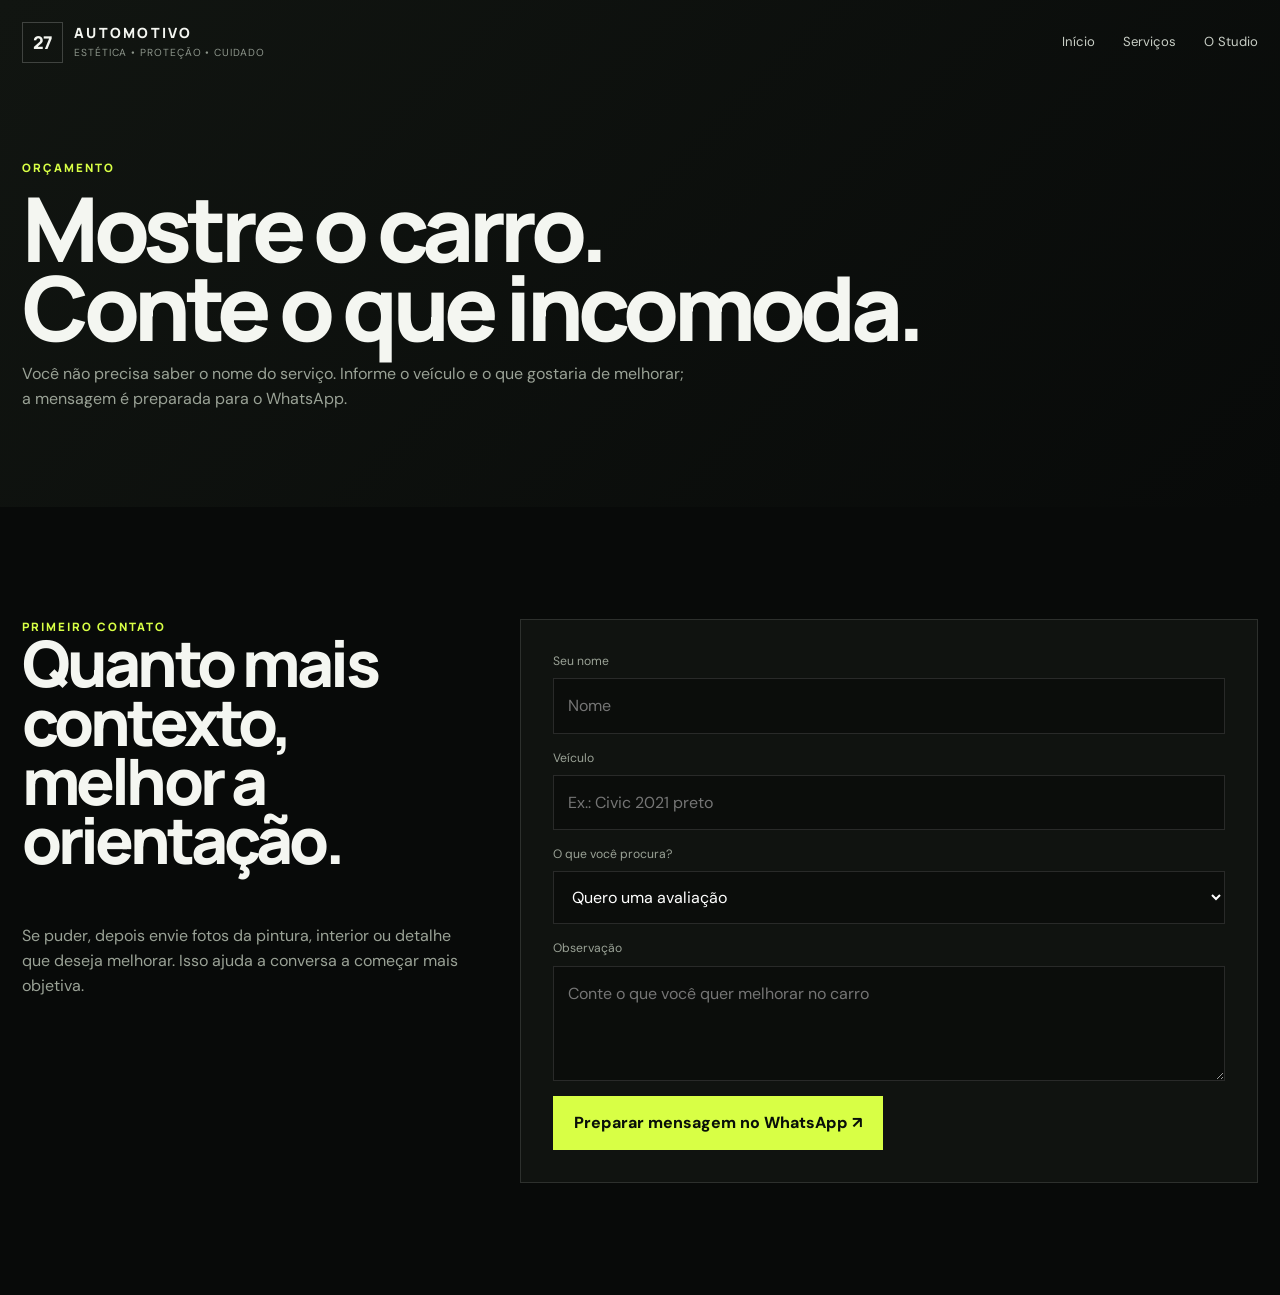
<file: agendar.html>
<!doctype html><html lang="pt-BR"><head><meta charset="utf-8"><meta name="viewport" content="width=device-width,initial-scale=1"><title>Agendar | 27 Automotivo</title><link rel="stylesheet" href="styles.css"></head><body><header class="header scrolled"><div class="shell header-inner"><a class="brand" href="index.html"><span class="brand-mark">27</span><span class="brand-copy"><strong>AUTOMOTIVO</strong><small>ESTÉTICA • PROTEÇÃO • CUIDADO</small></span></a><nav class="nav"><a href="index.html">Início</a><a href="servicos.html">Serviços</a><a href="studio.html">O Studio</a></nav><button class="menu">☰</button></div></header><main><section class="page-hero"><div class="shell"><div class="kicker">Orçamento</div><h1 class="display">Mostre o carro.<br>Conte o que incomoda.</h1><p>Você não precisa saber o nome do serviço. Informe o veículo e o que gostaria de melhorar; a mensagem é preparada para o WhatsApp.</p></div></section><section class="section"><div class="shell booking"><aside class="booking-aside"><div class="kicker">Primeiro contato</div><h2 class="display">Quanto mais contexto,<br>melhor a orientação.</h2><p>Se puder, depois envie fotos da pintura, interior ou detalhe que deseja melhorar. Isso ajuda a conversa a começar mais objetiva.</p></aside><form class="book-form" id="bookingForm"><div class="field"><label>Seu nome</label><input required name="nome" placeholder="Nome"></div><div class="field"><label>Veículo</label><input required name="veiculo" placeholder="Ex.: Civic 2021 preto"></div><div class="field"><label>O que você procura?</label><select name="servico"><option>Quero uma avaliação</option><option>Recuperar brilho / polimento</option><option>Proteger a pintura / vitrificação</option><option>Higienizar o interior</option><option>Lavagem detalhada</option><option>Não sei ainda</option></select></div><div class="field"><label>Observação</label><textarea name="obs" placeholder="Conte o que você quer melhorar no carro"></textarea></div><button class="button button-acid" type="submit">Preparar mensagem no WhatsApp ↗</button></form></div></section></main><script src="app.js"></script></body></html>
</file>
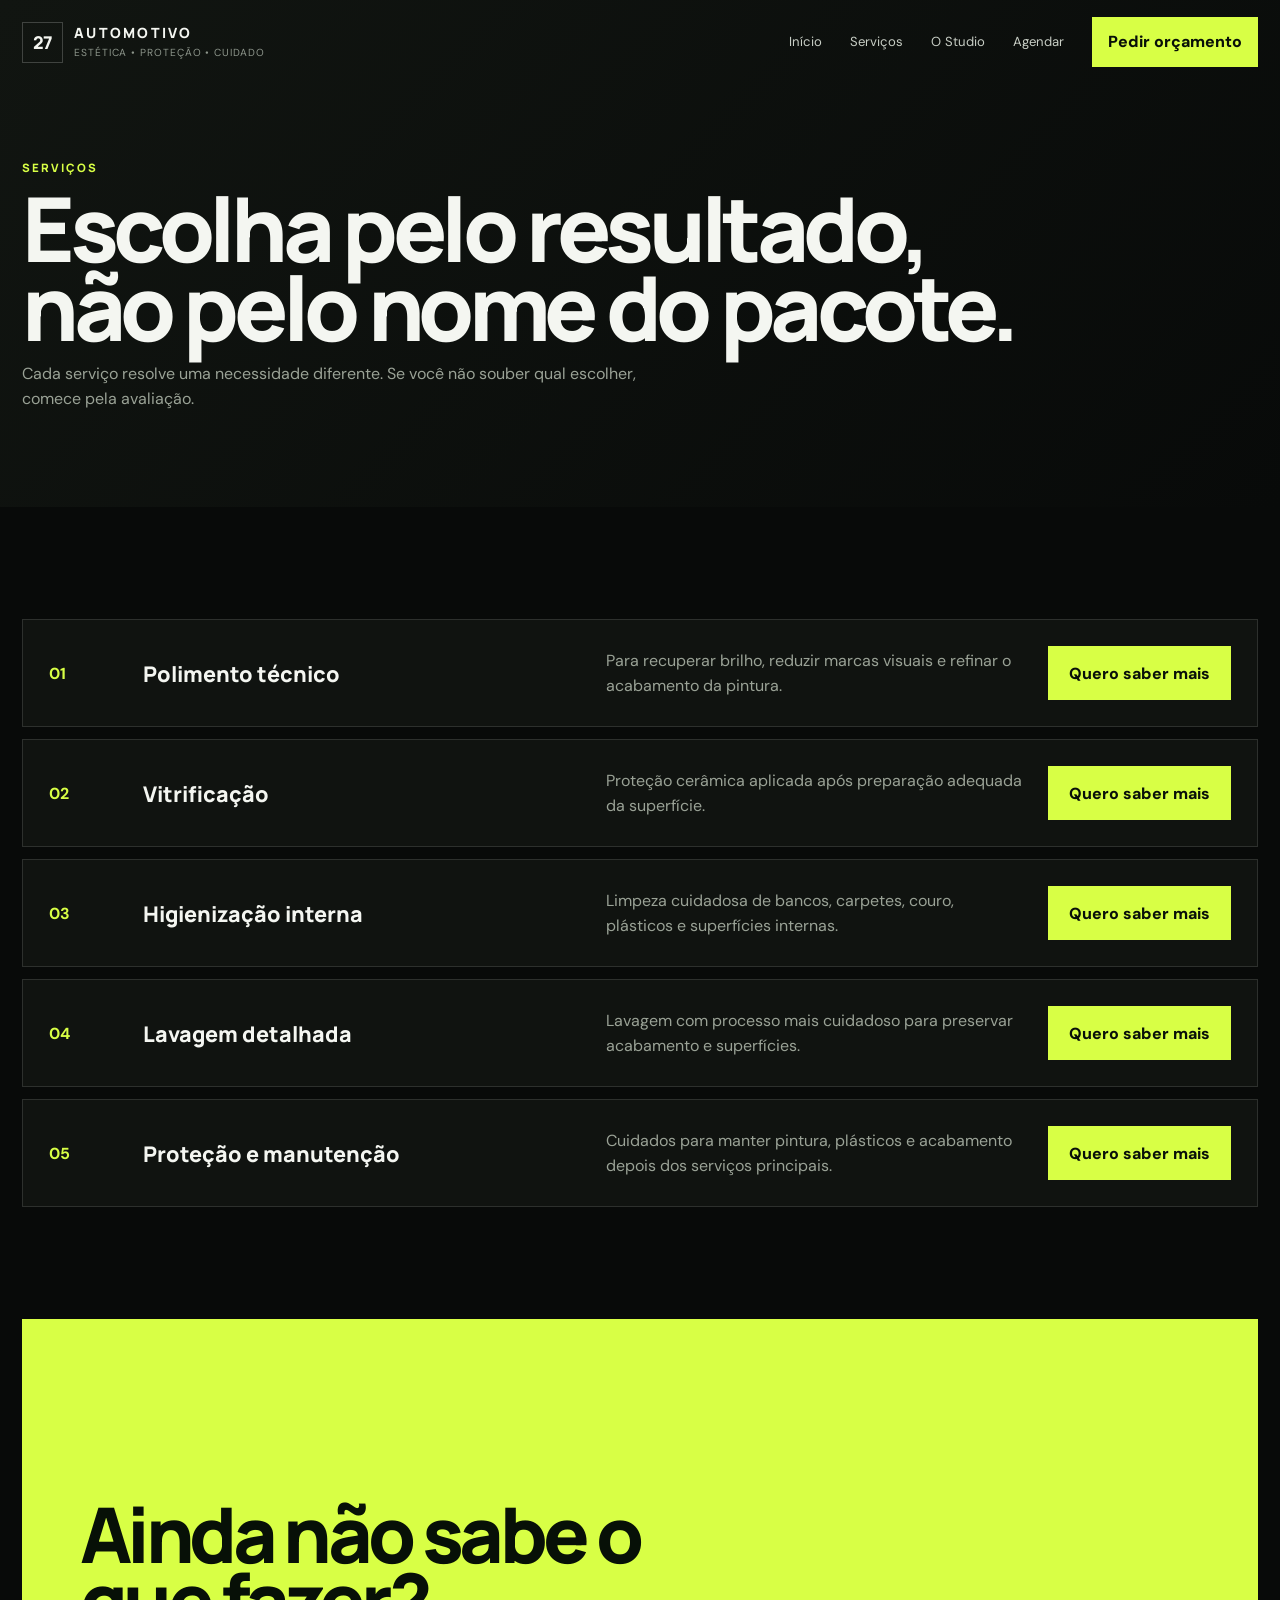
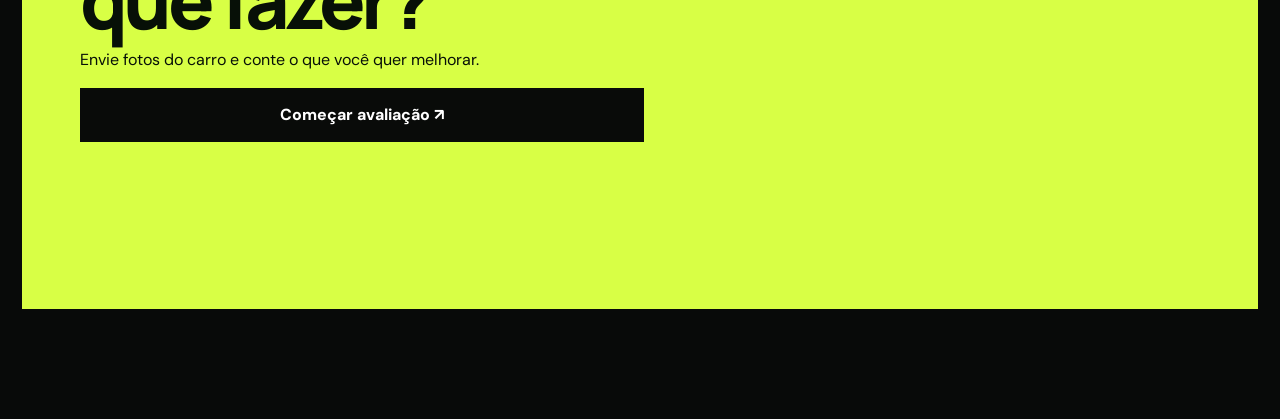
<file: servicos.html>
<!doctype html><html lang="pt-BR"><head><meta charset="utf-8"><meta name="viewport" content="width=device-width,initial-scale=1"><title>Serviços | 27 Automotivo</title><link rel="stylesheet" href="styles.css"></head><body><header class="header scrolled"><div class="shell header-inner"><a class="brand" href="index.html"><span class="brand-mark">27</span><span class="brand-copy"><strong>AUTOMOTIVO</strong><small>ESTÉTICA • PROTEÇÃO • CUIDADO</small></span></a><nav class="nav"><a href="index.html">Início</a><a href="servicos.html">Serviços</a><a href="studio.html">O Studio</a><a href="agendar.html">Agendar</a></nav><a class="header-cta" href="agendar.html">Pedir orçamento</a><button class="menu">☰</button></div></header><main><section class="page-hero"><div class="shell"><div class="kicker">Serviços</div><h1 class="display">Escolha pelo resultado,<br>não pelo nome do pacote.</h1><p>Cada serviço resolve uma necessidade diferente. Se você não souber qual escolher, comece pela avaliação.</p></div></section><section class="section"><div class="shell service-list"><article class="service-row reveal"><b>01</b><h3>Polimento técnico</h3><p>Para recuperar brilho, reduzir marcas visuais e refinar o acabamento da pintura.</p><a class="button button-acid" data-wa="Olá! Quero saber mais sobre polimento técnico.">Quero saber mais</a></article><article class="service-row reveal"><b>02</b><h3>Vitrificação</h3><p>Proteção cerâmica aplicada após preparação adequada da superfície.</p><a class="button button-acid" data-wa="Olá! Quero saber mais sobre vitrificação.">Quero saber mais</a></article><article class="service-row reveal"><b>03</b><h3>Higienização interna</h3><p>Limpeza cuidadosa de bancos, carpetes, couro, plásticos e superfícies internas.</p><a class="button button-acid" data-wa="Olá! Quero saber mais sobre higienização interna.">Quero saber mais</a></article><article class="service-row reveal"><b>04</b><h3>Lavagem detalhada</h3><p>Lavagem com processo mais cuidadoso para preservar acabamento e superfícies.</p><a class="button button-acid" data-wa="Olá! Quero saber mais sobre lavagem detalhada.">Quero saber mais</a></article><article class="service-row reveal"><b>05</b><h3>Proteção e manutenção</h3><p>Cuidados para manter pintura, plásticos e acabamento depois dos serviços principais.</p><a class="button button-acid" data-wa="Olá! Quero saber mais sobre manutenção e proteção.">Quero saber mais</a></article></div></section><section class="final"><div class="shell final-box"><div class="final-copy"><h2 class="display">Ainda não sabe o que fazer?</h2><p>Envie fotos do carro e conte o que você quer melhorar.</p><a class="button button-dark" href="agendar.html">Começar avaliação ↗</a></div><div class="final-photo"></div></div></section></main><script src="app.js"></script></body></html>
</file>
<file: styles.css>
@import url('https://fonts.googleapis.com/css2?family=DM+Sans:wght@400;500;600;700&family=Manrope:wght@500;600;700;800&display=swap');
:root{--acid:#d8ff45;--orange:#ff6a38;--ink:#080a09;--panel:#101310;--panel2:#151915;--text:#f4f6f1;--muted:#9aa296;--line:rgba(255,255,255,.12);--max:1240px}
*{box-sizing:border-box}html{scroll-behavior:smooth}body{margin:0;background:var(--ink);color:var(--text);font:16px/1.58 "DM Sans",sans-serif;overflow-x:hidden}a{text-decoration:none;color:inherit}img{display:block;width:100%}button,input,select,textarea{font:inherit}.shell{width:min(var(--max),calc(100% - 44px));margin:auto}.section{padding:112px 0}.kicker{font:800 .72rem "Manrope";letter-spacing:.17em;text-transform:uppercase;color:var(--acid)}h1,h2,h3,p{margin-top:0}.display{font-family:"Manrope",sans-serif;font-weight:800;letter-spacing:-.06em}.button{display:inline-flex;align-items:center;justify-content:center;gap:10px;min-height:54px;padding:0 20px;border:1px solid transparent;font-weight:800;transition:.25s;cursor:pointer}.button:hover{transform:translateY(-3px)}.button-acid{background:var(--acid);color:#091009}.button-outline{border-color:rgba(255,255,255,.3);color:#fff;background:rgba(255,255,255,.04);backdrop-filter:blur(10px)}.button-dark{background:#090b09;color:#fff}.header{position:fixed;z-index:100;inset:0 0 auto;transition:.3s}.header.scrolled{background:rgba(8,10,9,.9);backdrop-filter:blur(18px);border-bottom:1px solid var(--line)}.header-inner{height:84px;display:flex;align-items:center;gap:28px}.brand{display:flex;align-items:center;gap:11px}.brand-mark{display:grid;place-items:center;width:41px;height:41px;border:1px solid rgba(255,255,255,.2);font:800 1.1rem "Manrope";letter-spacing:-.04em}.brand-copy strong{display:block;font:800 .88rem "Manrope";letter-spacing:.16em}.brand-copy small{display:block;color:#8d958b;font-size:.64rem;letter-spacing:.09em;margin-top:3px}.nav{display:flex;gap:28px;margin-left:auto;color:#c8cec5;font-size:.82rem}.nav a:hover{color:var(--acid)}.header-cta{padding:12px 16px;background:var(--acid);color:#081008;font-weight:800}.menu{display:none;margin-left:auto;width:44px;height:44px;border:1px solid var(--line);background:#111;color:#fff}
.hero{position:relative;min-height:100svh;display:flex;align-items:end;overflow:hidden}.hero-media{position:absolute;inset:0;background:url('https://images.unsplash.com/photo-1503376780353-7e6692767b70?auto=format&fit=crop&w=2400&q=90') center 58%/cover}.hero-media:after{content:"";position:absolute;inset:0;background:linear-gradient(90deg,rgba(3,4,3,.9) 0%,rgba(3,4,3,.52) 46%,rgba(3,4,3,.08) 78%),linear-gradient(0deg,rgba(3,4,3,.9),transparent 48%)}.hero-content{position:relative;z-index:2;padding:170px 0 86px}.hero h1{max-width:1050px;font-size:clamp(4rem,8vw,8.2rem);line-height:.84;margin:18px 0 28px}.hero h1 span{color:var(--acid)}.hero-lead{max-width:650px;color:#c9cec6;font-size:1.08rem}.actions{display:flex;gap:12px;flex-wrap:wrap;margin-top:32px}.hero-tags{display:flex;gap:10px;flex-wrap:wrap;margin-top:48px}.hero-tags span{padding:9px 12px;border:1px solid rgba(255,255,255,.18);background:rgba(0,0,0,.22);backdrop-filter:blur(10px);font-size:.72rem;color:#cdd2ca}.hero-card{position:absolute;z-index:3;right:max(22px,calc((100vw - var(--max))/2));bottom:52px;width:315px;padding:22px;background:rgba(9,11,9,.62);backdrop-filter:blur(18px);border:1px solid rgba(255,255,255,.16)}.hero-card small{color:#9fa79c}.hero-card strong{display:block;font:800 1.6rem/1.12 "Manrope";margin:8px 0 12px}.hero-card p{color:#c4cac1;font-size:.82rem;margin:0}.ticker{overflow:hidden;border-block:1px solid var(--line);background:#0d100d}.ticker-track{display:flex;width:max-content;gap:44px;padding:17px 0;animation:move 22s linear infinite}.ticker span{white-space:nowrap;font:800 .74rem "Manrope";letter-spacing:.1em;text-transform:uppercase}.ticker i{font-style:normal;color:var(--acid)}@keyframes move{to{transform:translateX(-50%)}}
.heading{display:flex;justify-content:space-between;align-items:end;gap:60px;margin-bottom:52px}.heading h2{font-size:clamp(3rem,5.6vw,5.8rem);line-height:.92;margin:12px 0 0}.heading>p{max-width:470px;margin:0;color:var(--muted)}.goal-grid{display:grid;grid-template-columns:repeat(3,1fr);gap:14px}.goal{position:relative;min-height:420px;overflow:hidden;border:1px solid var(--line);background:var(--panel)}.goal img{position:absolute;inset:0;height:100%;object-fit:cover;filter:saturate(.75);transition:.6s}.goal:after{content:"";position:absolute;inset:0;background:linear-gradient(0deg,rgba(6,7,6,.9),rgba(6,7,6,.08) 72%)}.goal:hover img{transform:scale(1.04);filter:saturate(1)}.goal-copy{position:absolute;z-index:2;inset:auto 24px 24px}.goal-copy small{color:var(--acid);font-weight:800}.goal-copy h3{font:800 2rem/1.05 "Manrope";letter-spacing:-.04em;margin:8px 0}.goal-copy p{color:#c1c7be;margin:0}.goal-copy a{display:inline-block;margin-top:15px;color:#fff;font-size:.8rem;border-bottom:1px solid rgba(255,255,255,.5)}
.services{background:#0e110e}.service-grid{display:grid;grid-template-columns:1fr 1fr;gap:1px;background:var(--line);border:1px solid var(--line)}.service{background:var(--panel);padding:28px;display:grid;grid-template-columns:60px 1fr auto;gap:20px;align-items:start;min-height:210px}.service b{color:var(--acid);font-size:.72rem}.service h3{font:800 1.45rem "Manrope";margin:0 0 9px}.service p{color:var(--muted);margin:0;max-width:470px}.service a{align-self:end;color:#fff;font-size:.76rem}
.focus{display:grid;grid-template-columns:1.05fr .95fr;min-height:680px}.focus-photo{background:url('https://images.unsplash.com/photo-1492144534655-ae79c964c9d7?auto=format&fit=crop&w=1700&q=90') center/cover}.focus-copy{background:var(--acid);color:#081008;padding:62px;display:flex;flex-direction:column;justify-content:center}.focus-copy .kicker{color:#18210f}.focus-copy h2{font-size:clamp(3.5rem,5.5vw,5.8rem);line-height:.89;margin:15px 0}.focus-copy p{max-width:520px}.focus-list{margin:26px 0}.focus-list div{display:grid;grid-template-columns:50px 1fr;gap:15px;padding:15px 0;border-top:1px solid rgba(8,16,8,.24)}.focus-list b{font-size:.72rem}.focus-list strong{font:700 1.08rem "Manrope"}.focus-copy .button{align-self:flex-start}
.gallery{display:grid;grid-template-columns:1.3fr .7fr .7fr;grid-auto-rows:290px;gap:12px}.shot{position:relative;overflow:hidden}.shot:first-child{grid-row:span 2}.shot img{height:100%;object-fit:cover;transition:.55s}.shot:hover img{transform:scale(1.04)}.shot span{position:absolute;inset:auto 14px 14px;background:rgba(0,0,0,.58);backdrop-filter:blur(12px);padding:10px 12px;font-size:.75rem}.compare-section{background:#0e110e}.compare-wrap{display:grid;grid-template-columns:.45fr 1fr;gap:60px;align-items:center}.compare-copy h2{font-size:clamp(3rem,5vw,5.2rem);line-height:.92;margin:13px 0}.compare-copy p{color:var(--muted)}.compare{position:relative;aspect-ratio:1.52;overflow:hidden;border:1px solid var(--line);cursor:ew-resize}.compare img{position:absolute;inset:0;height:100%;object-fit:cover}.compare .before{filter:grayscale(.55) brightness(.68)}.after-wrap{position:absolute;inset:0;width:52%;overflow:hidden}.after-wrap img{width:100vw;max-width:none}.compare-line{position:absolute;top:0;bottom:0;left:52%;width:2px;background:#fff}.compare-line b{position:absolute;left:50%;top:50%;transform:translate(-50%,-50%);width:54px;height:54px;border-radius:50%;display:grid;place-items:center;background:var(--acid);color:#111}.compare input{position:absolute;inset:0;width:100%;height:100%;opacity:0;cursor:ew-resize}.compare-label{position:absolute;top:18px;padding:8px 11px;background:rgba(0,0,0,.55);font-size:.68rem;letter-spacing:.1em}.compare-label.left{left:18px}.compare-label.right{right:18px}
.process{display:grid;grid-template-columns:repeat(4,1fr);border-top:1px solid var(--line)}.process article{min-height:280px;padding:26px 23px;border-right:1px solid var(--line)}.process article:first-child{border-left:1px solid var(--line)}.process b{font-size:.72rem;color:var(--acid)}.process h3{font:800 1.35rem "Manrope";margin:64px 0 10px}.process p{font-size:.88rem;color:var(--muted)}.principles{background:var(--panel2)}.principle-grid{display:grid;grid-template-columns:.8fr 1.2fr;gap:70px;align-items:center}.principle-copy h2{font-size:clamp(3.2rem,5.2vw,5.3rem);line-height:.92}.principle-copy p{color:var(--muted)}.principle-list{display:grid;grid-template-columns:1fr 1fr;gap:12px}.principle{padding:24px;border:1px solid var(--line);min-height:190px;background:#111411}.principle b{font-size:.7rem;color:var(--acid)}.principle h3{font:800 1.25rem "Manrope";margin:42px 0 8px}.principle p{font-size:.84rem;color:var(--muted)}
.faq{display:grid;grid-template-columns:.62fr 1.38fr;gap:70px}.faq h2{font-size:clamp(3rem,5vw,5rem);line-height:.93}.faq details{padding:21px 0;border-bottom:1px solid var(--line)}.faq summary{cursor:pointer;list-style:none;display:flex;justify-content:space-between;font-weight:700}.faq summary:after{content:"+";color:var(--acid)}.faq details[open] summary:after{content:"–"}.faq p{color:var(--muted);padding-right:50px}.final{padding:0 0 110px}.final-box{display:grid;grid-template-columns:1.1fr .9fr;min-height:590px;background:var(--acid);color:#071007}.final-copy{padding:58px;display:flex;flex-direction:column;justify-content:center}.final-copy h2{font-size:clamp(3.6rem,6vw,6.2rem);line-height:.86;margin:14px 0}.final-copy p{max-width:560px}.final-photo{background:url('https://images.unsplash.com/photo-1494976388531-d1058494cdd8?auto=format&fit=crop&w=1500&q=88') center/cover}.footer{padding:46px 0 28px;border-top:1px solid var(--line)}.footgrid{display:grid;grid-template-columns:1.2fr repeat(3,.55fr);gap:30px}.footer a,.footer p{display:block;color:var(--muted);margin:8px 0}.fine{display:flex;justify-content:space-between;gap:15px;border-top:1px solid var(--line);padding-top:18px;margin-top:36px;color:#697168;font-size:.72rem}
.page-hero{padding:160px 0 80px;background:linear-gradient(135deg,#111511,#080a09)}.page-hero h1{font-size:clamp(3.8rem,7vw,7.2rem);line-height:.88;margin:14px 0}.page-hero p{max-width:670px;color:var(--muted)}.service-list{display:grid;gap:12px}.service-row{display:grid;grid-template-columns:70px 1fr .95fr auto;gap:24px;align-items:center;padding:26px;border:1px solid var(--line);background:var(--panel)}.service-row b{color:var(--acid)}.service-row h3{margin:0;font:800 1.35rem "Manrope"}.service-row p{color:var(--muted);margin:0}.studio-hero{min-height:82svh;background:url('https://images.unsplash.com/photo-1489824904134-891ab64532f1?auto=format&fit=crop&w=2200&q=90') center/cover;position:relative;display:grid;align-items:end}.studio-hero:after{content:"";position:absolute;inset:0;background:linear-gradient(0deg,rgba(6,7,6,.86),rgba(6,7,6,.15))}.studio-inner{position:relative;z-index:2;padding:150px 0 70px}.studio-inner h1{font-size:clamp(4rem,8vw,8rem);line-height:.84;max-width:950px}.studio-grid{display:grid;grid-template-columns:.82fr 1.18fr;gap:60px;align-items:center}.studio-grid p{color:var(--muted)}.booking{display:grid;grid-template-columns:.75fr 1.25fr;gap:55px}.booking-aside h2{font-size:clamp(3rem,5vw,5rem);line-height:.92}.booking-aside p{color:var(--muted)}.book-form{background:var(--panel);border:1px solid var(--line);padding:32px}.field{display:grid;gap:7px;margin-bottom:15px}.field label{font-size:.76rem;color:var(--muted)}.field input,.field select,.field textarea{padding:14px;border:1px solid var(--line);background:#0b0d0b;color:#fff}.field textarea{min-height:115px}
.reveal{opacity:0;transform:translateY(22px);transition:.7s}.reveal.visible{opacity:1;transform:none}
@media(max-width:960px){.nav{position:fixed;display:none;inset:78px 14px auto;padding:20px;background:#0d100d;border:1px solid var(--line);flex-direction:column}.nav.open{display:flex}.header-cta{display:none}.menu{display:block}.goal-grid,.focus,.compare-wrap,.faq,.principle-grid,.booking,.studio-grid{grid-template-columns:1fr}.service-grid{grid-template-columns:1fr}.gallery{grid-template-columns:1fr 1fr}.shot:first-child{grid-column:1/3;grid-row:auto}.process{grid-template-columns:1fr 1fr}.final-box{grid-template-columns:1fr}.final-photo{min-height:420px}.service-row{grid-template-columns:55px 1fr}.service-row p,.service-row .button{grid-column:2}.footgrid{grid-template-columns:1fr 1fr}}
@media(max-width:620px){.shell{width:min(var(--max),calc(100% - 28px))}.hero h1{font-size:3.8rem}.hero-card{display:none}.section{padding:76px 0}.heading{align-items:flex-start;flex-direction:column}.goal-grid,.process,.principle-list,.gallery{grid-template-columns:1fr}.shot:first-child{grid-column:auto}.final-copy{padding:36px 24px}.footgrid{grid-template-columns:1fr}.fine{flex-direction:column}.page-hero h1,.studio-inner h1{font-size:3.8rem}}
</file>
